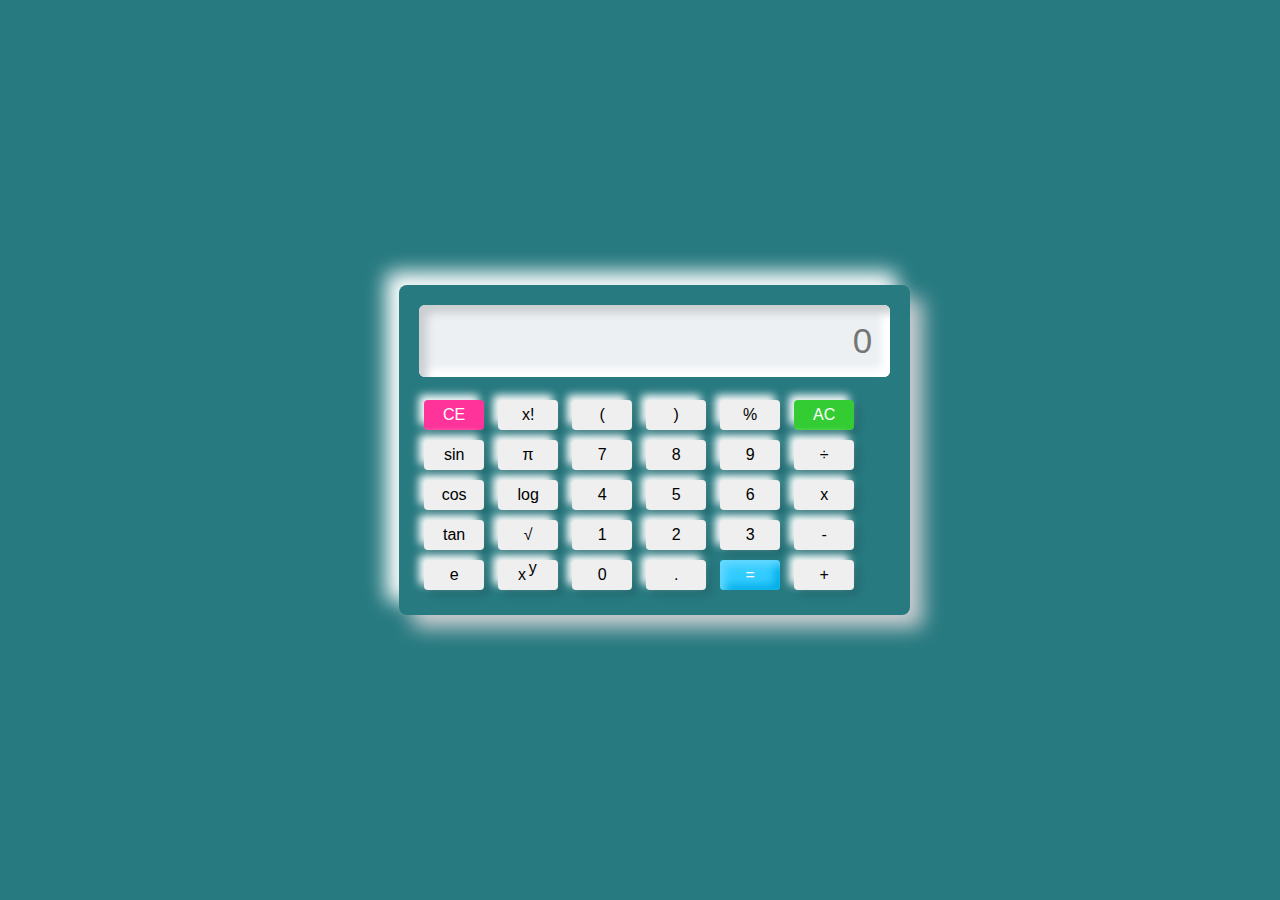
<file: Calculators/index.html>
<!DOCTYPE html>
<html lang="en">
<head>
    <meta charset="UTF-8">
    <meta name="viewport" content="width=device-width, initial-scale=1.0">
    <title>Scientific Calculator</title>
    <link rel="stylesheet" href="style.css">

</head>
<body>
    <div class="container">
        <div class="display">
            <input id="screen" type="text" placeholder="0">
        </div>

        <div class="btns">
            <div class="row">
                <button id="ce" onclick="backspc()">CE</button>
                <button onclick="fact()">x!</button>
                <button class="btn">(</button>
                <button class="btn">)</button>
                <button class="btn">%</button>
                <button id="ac" onclick="screen.value=''">AC</button>
            </div>

            <div class="row">
                <button onclick="sin()">sin</button>
                <button onclick="pi()">π</button>
                <button class="btn">7</button>
                <button class="btn">8</button>
                <button class="btn">9</button>
                <button class="btn">÷</button>
            </div>

            <div class="row">
                <button onclick="cos()">cos</button>
                <button onclick="log()">log</button>
                <button class="btn">4</button>
                <button class="btn">5</button>
                <button class="btn">6</button>
                <button class="btn">x</button>
            </div>

            <div class="row">
                <button onclick="tan()">tan</button>
                <button onclick="sqrt()">√</button>
                <button class="btn">1</button>
                <button class="btn">2</button>
                <button class="btn">3</button>
                <button class="btn">-</button>
            </div>

            <div class="row">
                <button onclick="e()">e</button>
                <button onclick="pow()">x <span style="position: relative; bottom: .4em; right: .1em;">y</span> </button>
                <button class="btn">0</button>
                <button class="btn">.</button>
                <button id="eval" onclick="screen.value=eval(screen.value)">=</button>
                <button class="btn">+</button>
            </div>
        </div>
    </div>
   
<script src ="index.js"></script>
</body>   

</html>
</file>
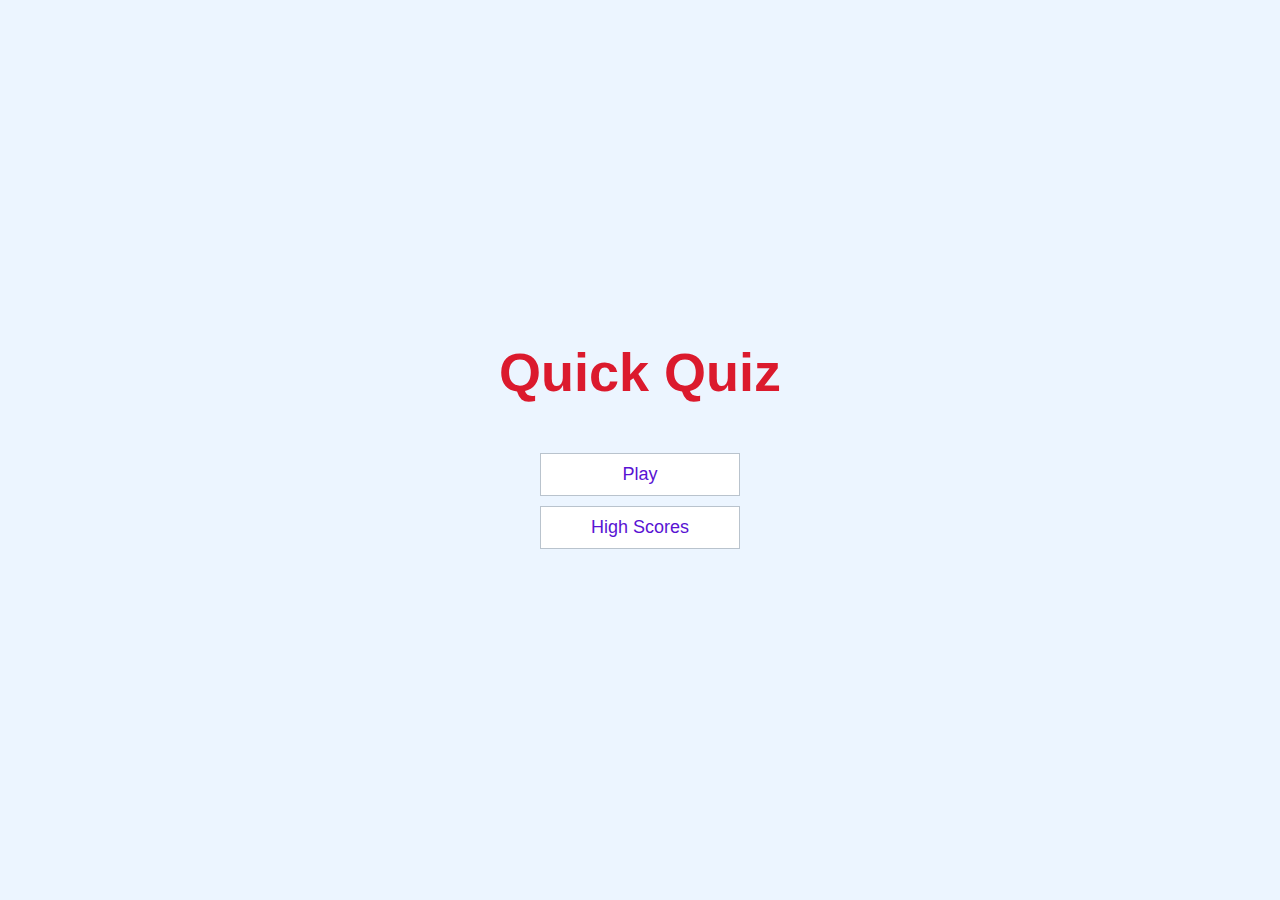
<file: QuizGame/index.html>
<!DOCTYPE html>
<html lang="en">
  <head>
    <meta charset="UTF-8" />
    <meta name="viewport" content="width=device-width, initial-scale=1.0" />
    <meta http-equiv="X-UA-Compatible" content="ie=edge" />
    <title>Quiz Game</title>
    <link rel="stylesheet" href="app.css" />
  </head>
  <body>
    <div class="container">
      <div id="home" class="flex-center flex-column">
        <h1>Quick Quiz</h1>
        <a class="btn" href="/game.html">Play</a>
        <a class="btn" href="/highscores.html">High Scores</a>
      </div>
    </div>
  </body>
</html>
</file>
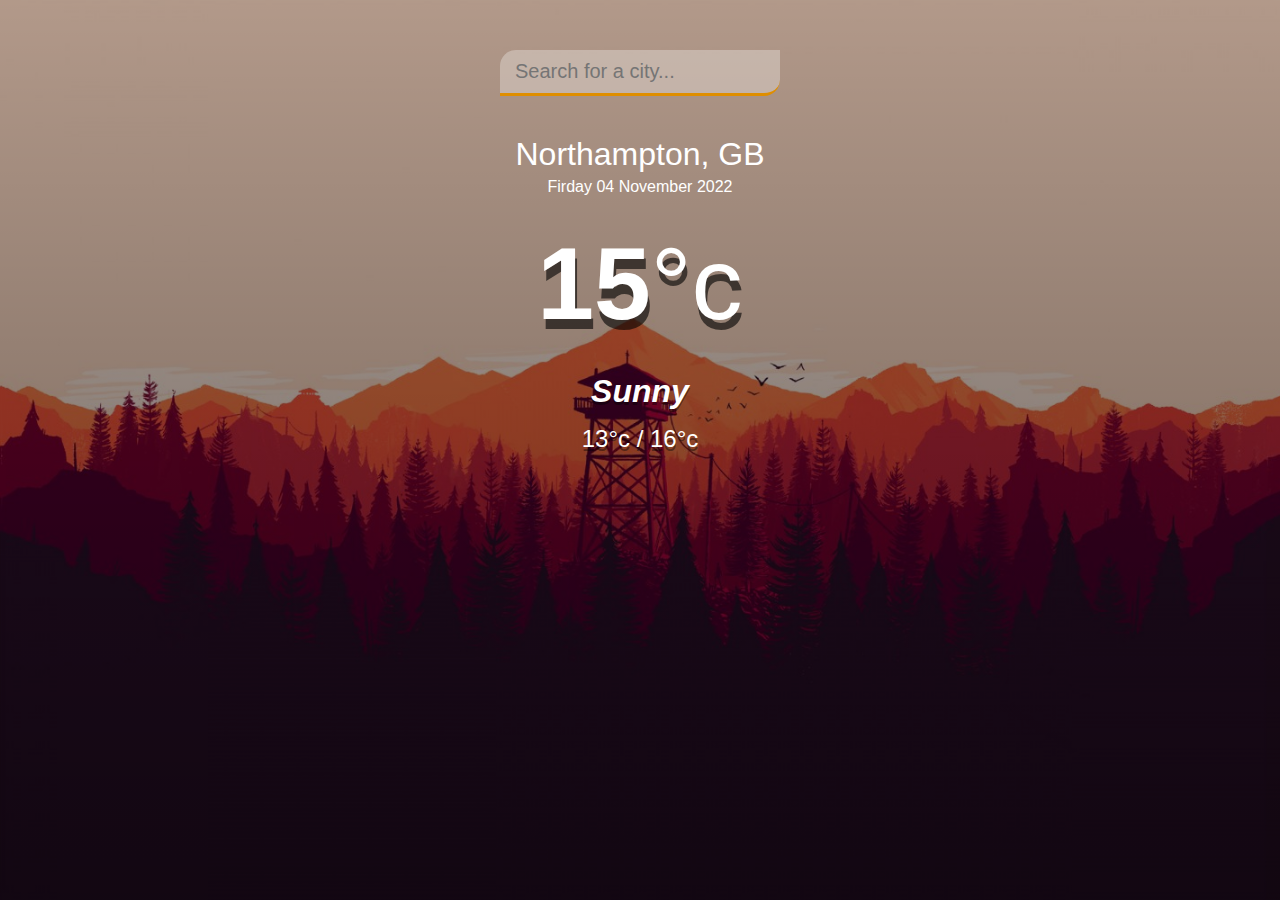
<file: Weather/index.html>
<!DOCTYPE html>
<html lang="en">
<head>
  <meta charset="UTF-8">
  <meta name="viewport" content="width=device-width, initial-scale=1.0">
  <meta http-equiv="X-UA-Compatible" content="ie=edge">
  <title>Weather app</title>
  <link rel="stylesheet" href="style.css" />
</head>
<body>
  <div class="app-wrap">
    <header>
      <input type="text" autocomplete="off" class="search-box" placeholder="Search for a city..." />
    </header>
    <main>
      <section class="location">
        <div class="city">Northampton, GB</div>
        <div class="date">Firday 04 November 2022</div>
      </section>
      <div class="current">
        <div class="temp">15<span>°c</span></div>
        <div class="weather">Sunny</div>
        <div class="hi-low">13°c / 16°c</div>
      </div>
    </main>
  </div>
  <script src="script.js"></script>
</body>
</html>
</file>
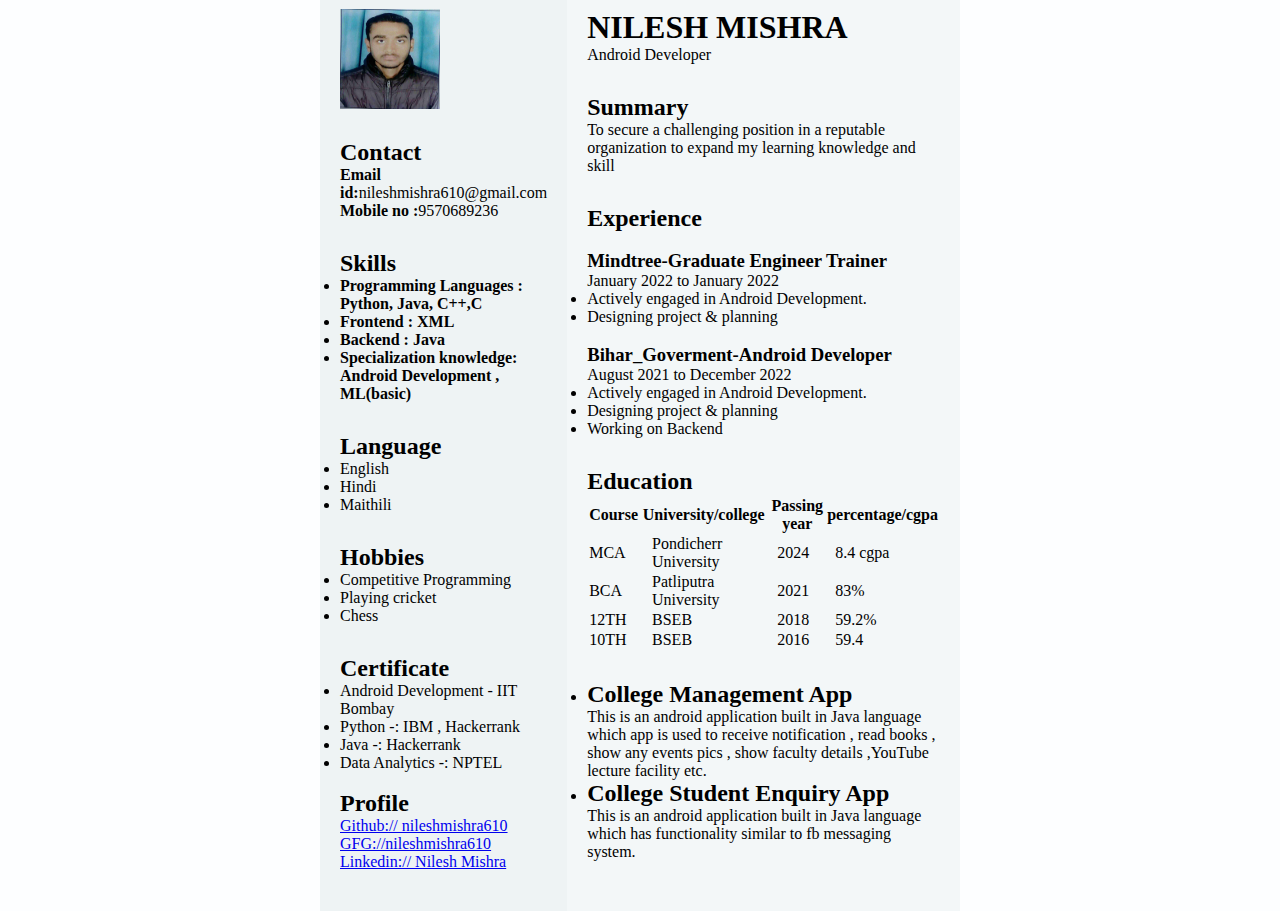
<file: resume.html>
<html lang="en">

<head>
	<meta charset="UTF-8">
	<meta http-equiv="X-UA-Compatible" content="IE=edge">
	<meta name="viewport"
		content="width=device-width, initial-scale=1.0">
        <link rel="stylesheet" href="/style.css">
</head>

<body>
	<div class="full">
		<div class="left">
			<div class="image">
				<img src="/nilesh.jpg"
					
					style="width:100px;height:100px;">
			</div>
			<div class="Contact">
				<h2>Contact</h2>
				<p><b>Email id:</b>nileshmishra610@gmail.com</p>
				<p><b>Mobile no :</b>9570689236</p>
			</div>
			<div class="Skills">
				<h2>Skills</h2>
				<ul>
					<li><b>Programming Languages :
					Python, Java, C++,C</b></li>
					<li><b>Frontend : XML</b></li>
					<li><b>Backend : Java</b></li>
                    <li><b>Specialization knowledge: Android Development , ML(basic)</b></li>
				</ul>
			</div>
			<div class="Language">
				<h2>Language</h2>
				<ul>
					<li>English</li>
					<li>Hindi</li>
                    <li>Maithili</li>
				</ul>
			</div>
			<div class="Hobbies">
				<h2>Hobbies</h2>
				<ul>
                    <li>Competitive Programming</li>
					<li>Playing cricket</li>
					<li>Chess</li>
				</ul>
			</div>
            <div class="Certificate">
				<h2>Certificate</h2>
				<ul>
                    <li>Android Development - IIT Bombay</li>
					<li>Python -: IBM , Hackerrank</li>
					<li>Java -: Hackerrank</li>
                    <li>Data Analytics -: NPTEL</li>
				</ul>
			</div>
            <div class="Profile"><br>
				<h2>Profile</h2>
				<ul>
                    <a href="https://github.com/nileshmishra610">Github:// nileshmishra610</a>
                    <a href="https://auth.geeksforgeeks.org/user/nileshmishra610/">GFG://nileshmishra610</a>
                    <a href="https://www.linkedin.com/in/nilesh-mishra-6277361aa/">Linkedin:// Nilesh Mishra</a>
				</ul>
			</div>
		</div>
		<div class="right">
			<div class="name">
				<h1>NILESH MISHRA</h1>
			</div>
			<div class="title">
				<p>Android Developer</p>
			</div>
			<div class="Summary">
				<h2>Summary</h2>
				<p>To secure a challenging position in a
				reputable organization
					to expand my learning knowledge and skill
				</p>
			</div>
			<div class="Experience">
				<h2>Experience</h2><br>
				<h3>Mindtree-Graduate Engineer Trainer</h3>
				<p>January 2022 to January 2022</p>
				<ul>
					<li>Actively engaged in Android Development.</li>
					<li>Designing project & planning</li>
				</ul>
                <br>
				<h3>Bihar_Goverment-Android Developer</h3>
				<p>August 2021 to December 2022</p>
				<ul>
					<li>Actively engaged in Android Development.</li>
					<li>Designing project & planning</li>
					<li>Working on Backend</li>
				</ul>
			</div>
			<div class="Education">
				<h2>Education</h2>
				<table>
					<tr>
                        <th>Course</th>
						<th>University/college </th>
						<th>Passing year </th>
						<th>percentage/cgpa</th>
					</tr>
					<tr>
                        <td>MCA</td>
						<td>&nbsp;&nbsp;&nbsp;Pondicherr &nbsp;&nbsp;&nbsp;University</td>
						<td>&nbsp;&nbsp;2024</td>
						<td>&nbsp;&nbsp;8.4 cgpa</td>
					</tr>
					<tr>
						<td>BCA</td>
						<td>&nbsp;&nbsp;&nbsp;Patliputra &nbsp;&nbsp;&nbsp;University</td>
						<td>&nbsp;&nbsp;2021</td>
						<td>&nbsp;&nbsp;83%</td>
					</tr>
                    <tr>
						<td>12TH</td>
						<td>&nbsp;&nbsp;&nbsp;BSEB</td>
						<td>&nbsp;&nbsp;2018</td>
						<td>&nbsp;&nbsp;59.2%</td>
					</tr>
                    <tr>
						<td>10TH</td>
						<td>&nbsp;&nbsp;&nbsp;BSEB</td>
						<td>&nbsp;&nbsp;2016</td>
						<td>&nbsp;&nbsp;59.4</td>
					</tr>
				</table>
			</div>
			<div class="project">
				<ul>
					<li>
						<h2>College Management App</h2>
						<p>This is an android application built in Java language which app is used to
                            receive notification , read books , show any events pics , show faculty
                            details ,YouTube lecture facility etc.</p>
					</li>
					<li>
						<h2>College Student Enquiry App</h2>
						<p>This is an android application built in Java language which has functionality
                            similar to fb messaging system.</p>
					</li>
				</ul>
			</div>
		</div>
	</div>
</body>

</html>
</file>
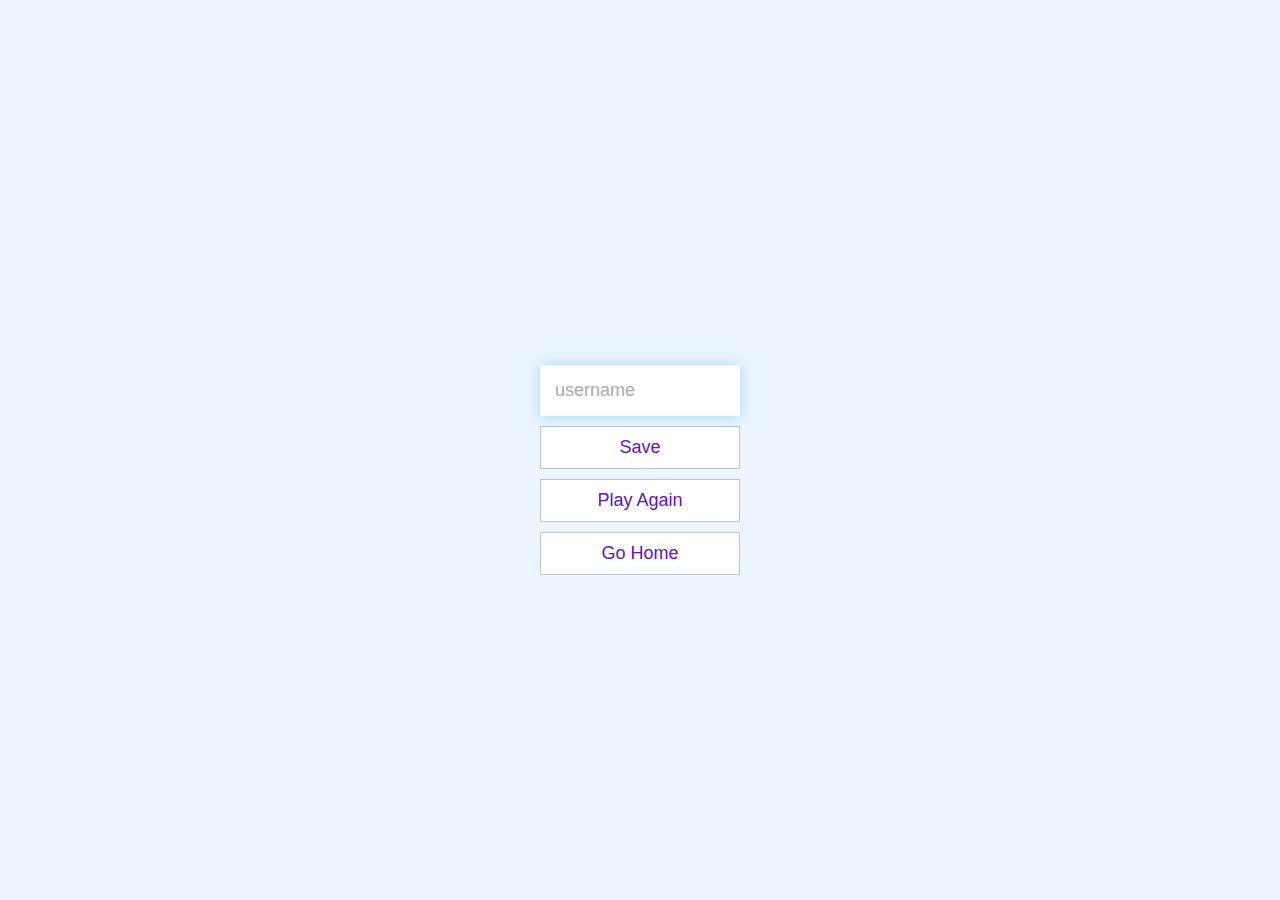
<file: QuizGame/end.html>
<!DOCTYPE html>
<html lang="en">
  <head>
    <meta charset="UTF-8" />
    <meta name="viewport" content="width=device-width, initial-scale=1.0" />
    <meta http-equiv="X-UA-Compatible" content="ie=edge" />
    <title>Congrats!</title>
    <link rel="stylesheet" href="app.css" />
  </head>
  <body>
    <div class="container">
      <div id="end" class="flex-center flex-column">
        <h1 id="finalScore"></h1>
        <form>
          <input
            type="text"
            name="username"
            id="username"
            placeholder="username"
          />
          <button
            type="submit"
            class="btn"
            id="saveScoreBtn"
            onclick="saveHighScore(event)"
            disabled
          >
            Save
          </button>
        </form>
        <a class="btn" href="/game.html">Play Again</a>
        <a class="btn" href="/">Go Home</a>
      </div>
    </div>
    <script src="end.js"></script>
  </body>
</html>
</file>
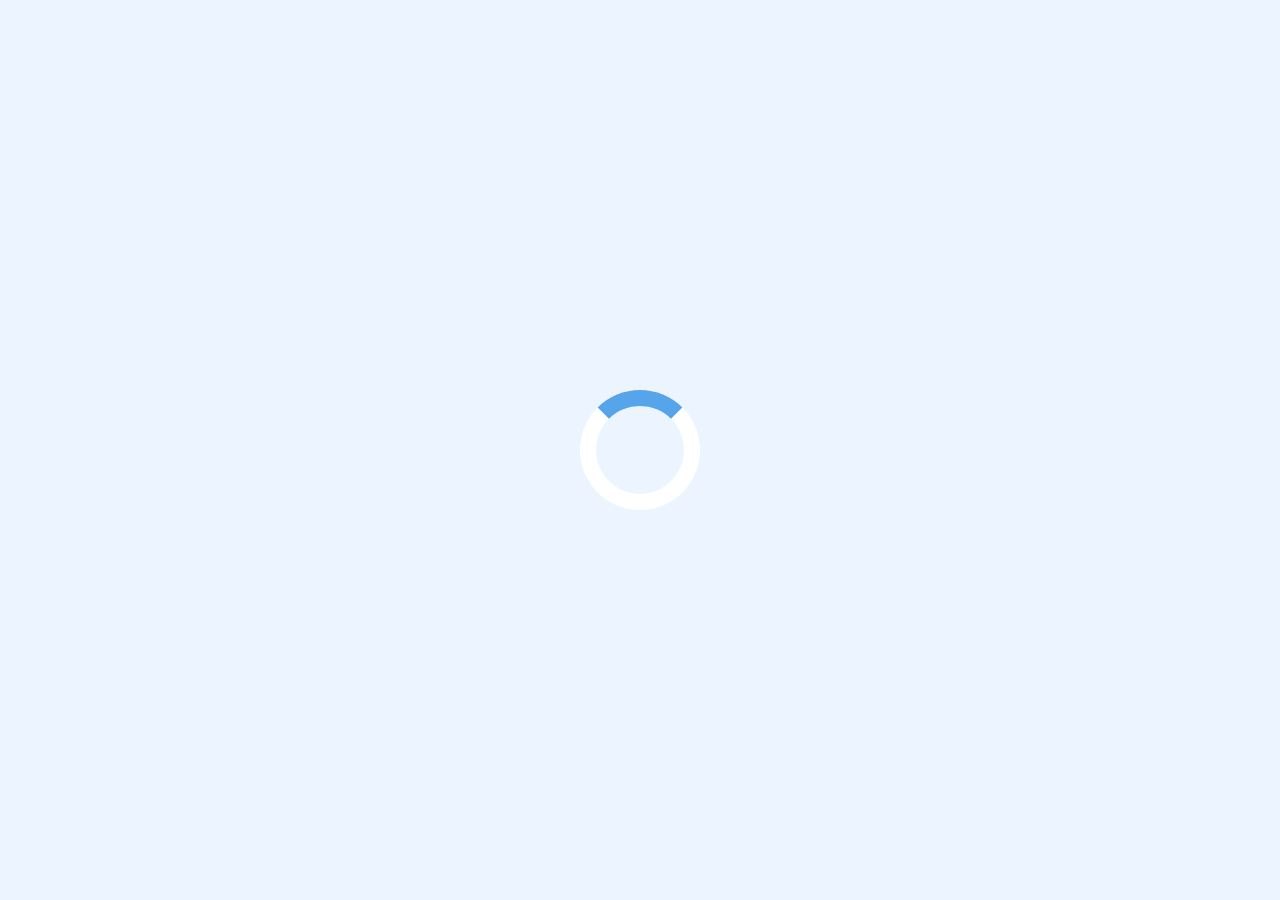
<file: QuizGame/game.html>
<!DOCTYPE html>
<html lang="en">
  <head>
    <meta charset="UTF-8" />
    <meta name="viewport" content="width=device-width, initial-scale=1.0" />
    <meta http-equiv="X-UA-Compatible" content="ie=edge" />
    <title>Quiz Game- Play</title>
    <link rel="stylesheet" href="app.css" />
    <link rel="stylesheet" href="game.css" />
  </head>
  <body>
    <div class="container">
      <div id="loader"></div>
      <div id="game" class="justify-center flex-column hidden">
        <div id="hud">
          <div id="hud-item">
            <p id="progressText" class="hud-prefix">
              Question
            </p>
            <div id="progressBar">
              <div id="progressBarFull"></div>
            </div>
          </div>
          <div id="hud-item">
            <p class="hud-prefix">
              Score
            </p>
            <h1 class="hud-main-text" id="score">
              0
            </h1>
          </div>
        </div>
        <h2 id="question"></h2>
        <div class="choice-container">
          <p class="choice-prefix">A</p>
          <p class="choice-text" data-number="1"></p>
        </div>
        <div class="choice-container">
          <p class="choice-prefix">B</p>
          <p class="choice-text" data-number="2"></p>
        </div>
        <div class="choice-container">
          <p class="choice-prefix">C</p>
          <p class="choice-text" data-number="3"></p>
        </div>
        <div class="choice-container">
          <p class="choice-prefix">D</p>
          <p class="choice-text" data-number="4"></p>
        </div>
      </div>
    </div>
    <script src="game.js"></script>
  </body>
</html>
</file>
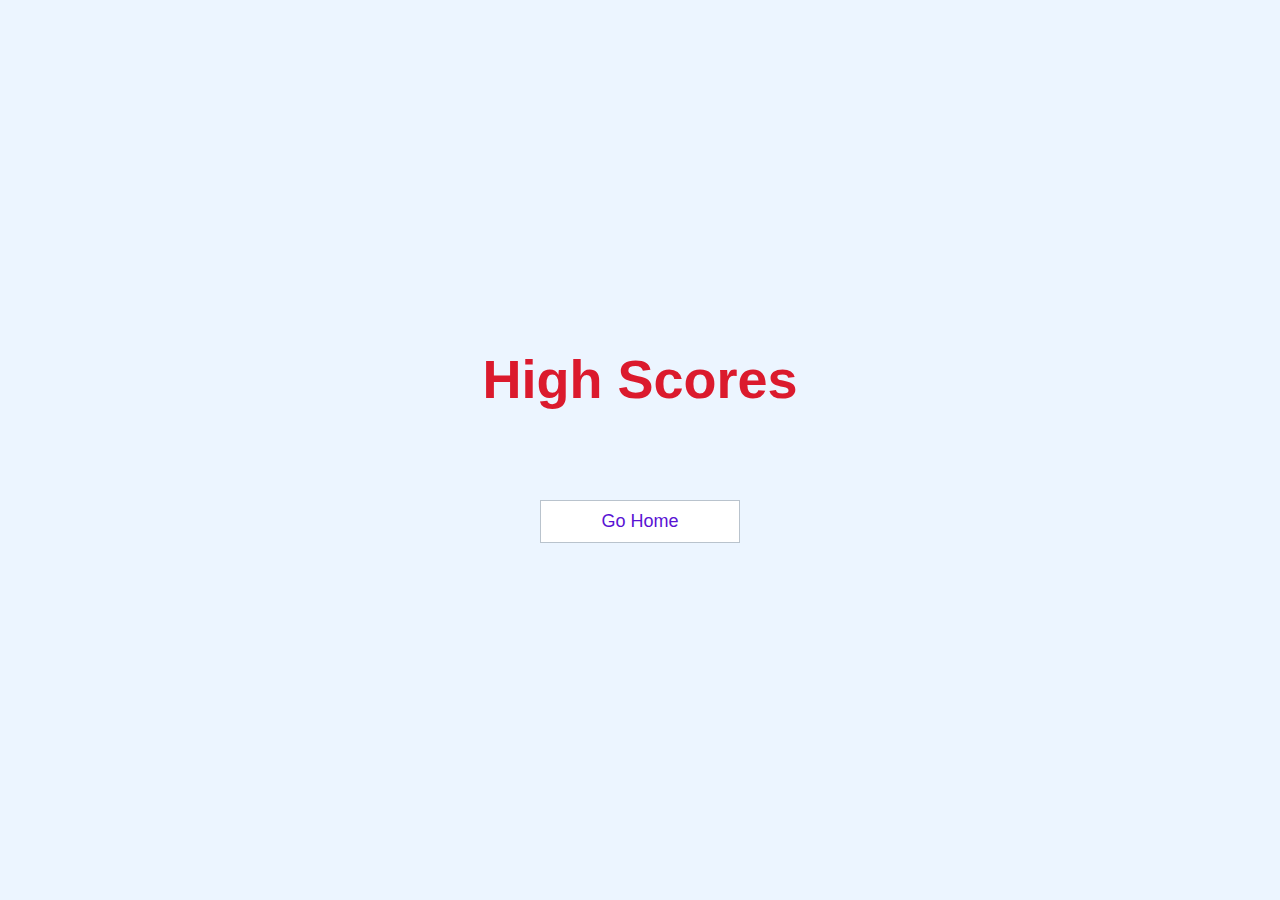
<file: QuizGame/highscores.html>
<!DOCTYPE html>
<html lang="en">
  <head>
    <meta charset="UTF-8" />
    <meta name="viewport" content="width=device-width, initial-scale=1.0" />
    <meta http-equiv="X-UA-Compatible" content="ie=edge" />
    <title>High Scores</title>
    <link rel="stylesheet" href="app.css" />
    <link rel="stylesheet" href="highscores.css" />
  </head>
  <body>
    <div class="container">
      <div id="highScores" class="flex-center flex-column">
        <h1 id="finalScore">High Scores</h1>
        <ul id="highScoresList"></ul>
        <a class="btn" href="/">Go Home</a>
      </div>
    </div>
    <script src="highscores.js"></script>
  </body>
</html>
</file>
<file: Calculators/style.css>
body 
{
    padding: 0;
    margin: 0;
    display: flex;
    justify-content: center;
    align-items: center;
    min-height: 100vh;
    user-select: none;
    background: #277a80;
}
.container 
{   margin-left: 1.8em;
    padding: 20px;
    border-radius: 8px;
    box-shadow: 13px 13px 20px #cbced1,
              -13px -13px 20px #ffffff; 
}

.content 
{
    width: 100%;
    margin-top: 1.7em;
    display: flex;
    justify-content: center;
    align-items: center;
    flex-direction: column;
}

.row button 
{
    width: 60px;
    height: 30px;
    font-size: 16px;
    border: none;
    outline: none;
    margin: 5px;
    border-radius: 4px;
    transition: .1s;
    box-shadow: 5px 5px 8px #00000020,
               -5px -5px 8px #ffff;
}

.row button:hover 
{
    box-shadow:  inset 5px 5px 8px rgba(16, 16, 16, .1),
                 inset -5px -5px 8px #fff;
    background: #fff;
}

.display #screen 
{
    margin-bottom: .5em;
    width: auto;
    height: 70px;
    font-size: 35px;
    outline: none;
    border: none;
    text-align: right;
    padding-right: .5em;
    background: #ecf0f3;
    border-radius: 6px;
    box-shadow: inset 8px 8px 8px #cbced1,
                inset -8px -8px 8px #ffffff;
}

#eval 
{
    background: #33ccff;
    color: #fff;
    box-shadow: inset 5px 5px 8px #66d9ff,
                inset -5px -5px 8px #00ace6;
}

#eval:hover 
{
    box-shadow: inset 5px 5px 8px #00ace6,
                inset -5px -5px 8px #00ace6;
}

#ac 
{
    background: #33cc33;
    color: #fff;
}

#ac:hover 
{
    box-shadow: inset 5px 5px 8px #2eb82e,
                inset -5px -5px 8px #33cc33;
}

#ce 
{
    background: #ff3399;
    color: #fff;
}

#ce:hover 
{
      box-shadow: inset 5px 5px 8px #e60073,
                  inset -5px -5px 8px #ff3399;
}


h2

{
    font-size: 40px;
    position: relative;  
    bottom: 1em; 
    margin-left: 1.2em;
    font-family: sans-serif;
    color: #fff;
    text-transform: uppercase;
    text-shadow: 1px 1px 1px #d1d9e6,
                    1px 1px 2px #d1d9e6,
                    3px 3px 3px #d1d9e6,
                    4px 4px 4px #d1d9e6,
                    5px 5px 5px #d1d9e6, 
                    6px 6px 6px #d1d9e6,
                    7px 7px 7px #d1d9e6,
                    8px 8px 8px #d1d9e6;
                    letter-spacing: 6px;
}

h2 span
{
color: #33cc33;
font-size: 45px;
text-shadow: 1px 1px 1px #d1d9e6,
                1px 1px 2px #d1d9e6,
                3px 3px 3px #d1d9e6,
                4px 4px 4px #d1d9e6,
                5px 5px 5px #d1d9e6, 
                6px 6px 6px #d1d9e6 ;    
}

h2 .fa
{
    position: absolute; 
    top: 1.5em;
    color: #33ccff;
}
</file>
<file: QuizGame/app.css>
:root {
    background-color: #ecf5ff;
    font-size: 62.5%;
  }
  
  * {
    box-sizing: border-box;
    font-family: Arial, Helvetica, sans-serif;
    margin: 0;
    padding: 0;
    color: #333;
  }
  
  h1,
  h2,
  h3,
  h4 {
    margin-bottom: 1rem;
  }
  
  h1 {
    font-size: 5.4rem;
    color: #db1a2d;
    margin-bottom: 5rem;
  }
  
  h1 > span {
    font-size: 2.4rem;
    font-weight: 500;
  }
  
  h2 {
    font-size: 4.2rem;
    margin-bottom: 4rem;
    font-weight: 700;
  }
  
  h3 {
    font-size: 2.8rem;
    font-weight: 500;
  }
  
  /* UTILITIES */
  
  .container {
    width: 100vw;
    height: 100vh;
    display: flex;
    justify-content: center;
    align-items: center;
    max-width: 80rem;
    margin: 0 auto;
    padding: 2rem;
  }
  
  .container > * {
    width: 100%;
  }
  
  .flex-column {
    display: flex;
    flex-direction: column;
  }
  
  .flex-center {
    justify-content: center;
    align-items: center;
  }
  
  .justify-center {
    justify-content: center;
  }
  
  .text-center {
    text-align: center;
  }
  
  .hidden {
    display: none;
  }
  
  /* BUTTONS */
  .btn {
    font-size: 1.8rem;
    padding: 1rem 0;
    width: 20rem;
    text-align: center;
    border: 0.1rem solid #b9c3cd;
    margin-bottom: 1rem;
    text-decoration: none;
    color: #5913d3;
    background-color: white;
  }
  
  .btn:hover {
    cursor: pointer;
    box-shadow: 0 0.4rem 1.4rem 0 rgba(214, 13, 70, 0.5);
    transform: translateY(-0.1rem);
    transition: transform 150ms;
  }
  
  .btn[disabled]:hover {
    cursor: not-allowed;
    box-shadow: none;
    transform: none;
  }
  
  /* FORMS */
  form {
    width: 100%;
    display: flex;
    flex-direction: column;
    align-items: center;
  }
  
  input {
    margin-bottom: 1rem;
    width: 20rem;
    padding: 1.5rem;
    font-size: 1.8rem;
    border: none;
    box-shadow: 0 0.1rem 1.4rem 0 rgba(86, 185, 235, 0.5);
  }
  
  input::placeholder {
    color: #aaa;
  }
</file>
<file: Weather/style.css>
* {
    margin: 0;
    padding: 0;
    box-sizing: border-box;
  }
  
  body {
    font-family: 'montserrat', sans-serif;
    background-image: url('bg.jpg');
    background-size: cover;
    background-position: top center;
  }
  
  .app-wrap {
    display: flex;
    flex-direction: column;
    min-height: 100vh;
    background-image: linear-gradient(to bottom, rgba(0, 0, 0, 0.3), rgba(0, 0, 0, 0.6));
  }
  
  header {
    display: flex;
    justify-content: center;
    align-items: center;
    padding: 50px 15px 15px;
  }
  
  header input {
    width: 100%;
    max-width: 280px;
    padding: 10px 15px;
    border: none;
    outline: none;
    background-color: rgba(255, 255, 255, 0.3);
    border-radius: 16px 0px 16px 0px;
    border-bottom: 3px solid #DF8E00;
    
    color: #313131;
    font-size: 20px;
    font-weight: 300;
    transition: 0.2s ease-out;
  }
  
  header input:focus {
    background-color: rgba(255, 255, 255, 0.6);
  }
  
  main {
    flex: 1 1 100%;
    padding: 25px 25px 50px;
    display: flex;
    flex-direction: column;
    align-items: center;
    text-align: center;
  }
  
  .location .city {
    color: #FFF;
    font-size: 32px;
    font-weight: 500;
    margin-bottom: 5px;
  }
  
  .location .date {
    color: #FFF;
    font-size: 16px;
  }
  
  .current .temp {
    color: #FFF;
    font-size: 102px;
    font-weight: 900;
    margin: 30px 0px;
    text-shadow: 2px 10px rgba(0, 0, 0, 0.6);
  }
  
  .current .temp span {
    font-weight: 500;
  }
  
  .current .weather {
    color: #FFF;
    font-size: 32px;
    font-weight: 700;
    font-style: italic;
    margin-bottom: 15px;
    text-shadow: 0px 3px rgba(0, 0, 0, 0.4);
  }
  
  .current .hi-low {
    color: #FFF;
    font-size: 24px;
    font-weight: 500;
    text-shadow: 0px 4px rgba(0, 0, 0, 0.4);
  }
</file>
<file: style.css>
* {
	margin: 0;
	padding: 0;
	box-sizing: border-box;
}
body {
	background-color: rgb(253, 254, 255);
	display: flex;
	justify-content: center;
	align-items: center;
}
.full {
	width: 50%;
	max-width: 1000px;
	min-height: 100px;
	background-color: rgb(245, 239, 231);
	margin: 0px;
	display: grid;
	grid-template-columns: 2fr 4fr;
}
.left {
	position: initial;
	background-color: rgb(238, 243, 244);
	padding: 20px;

}
.right {
	position: initial;
	background-color: rgb(243, 247, 248);
	padding: 20px;

}
.image, .Contact, .Skills, .Language, .Hobbies, .title,
.Summary, .Experience, .Education, .project {
	margin-bottom: 30px;
}
.h2 {
	background-color: rgb(4, 96, 150);
}
</file>
<file: QuizGame/game.css>
.choice-container {
    display: flex;
    margin-bottom: 0.5rem;
    width: 100%;
    font-size: 1.8rem;
    border: 0.1rem solid rgb(86, 165, 235, 0.25);
    background-color: white;
  }
  
  .choice-container:hover {
    cursor: pointer;
    box-shadow: 0 0.4rem 1.4rem 0 rgba(86, 185, 235, 0.5);
    transform: translateY(-0.1rem);
    transition: transform 150ms;
  }
  
  .choice-prefix {
    padding: 1.5rem 2.5rem;
    background-color: #56a5eb;
    color: white;
  }
  
  .choice-text {
    padding: 1.5rem;
    width: 100%;
  }
  
  .correct {
    background-color: #28a745;
  }
  
  .incorrect {
    background-color: #dc3545;
  }
  
  /* HUD */
  
  #hud {
    display: flex;
    justify-content: space-between;
  }
  
  .hud-prefix {
    text-align: center;
    font-size: 2rem;
  }
  
  .hud-main-text {
    text-align: center;
  }
  
  #progressBar {
    width: 20rem;
    height: 4rem;
    border: 0.3rem solid #56a5eb;
    margin-top: 1.5rem;
  }
  
  #progressBarFull {
    height: 3.4rem;
    background-color: #56a5eb;
    width: 0%;
  }
  
  /* LOADER */
  #loader {
    border: 1.6rem solid white;
    border-radius: 50%;
    border-top: 1.6rem solid #56a5eb;
    width: 12rem;
    height: 12rem;
    animation: spin 2s linear infinite;
  }
  
  @keyframes spin {
    0% {
      transform: rotate(0deg);
    }
    100% {
      transform: rotate(360deg);
    }
  }
</file>
<file: QuizGame/highscores.css>
#highScoresList {
    list-style: none;
    padding-left: 0;
    margin-bottom: 4rem;
  }
  
  .high-score {
    font-size: 2.8rem;
    margin-bottom: 0.5rem;
  }
  
  .high-score:hover {
    transform: scale(1.025);
  }
</file>
